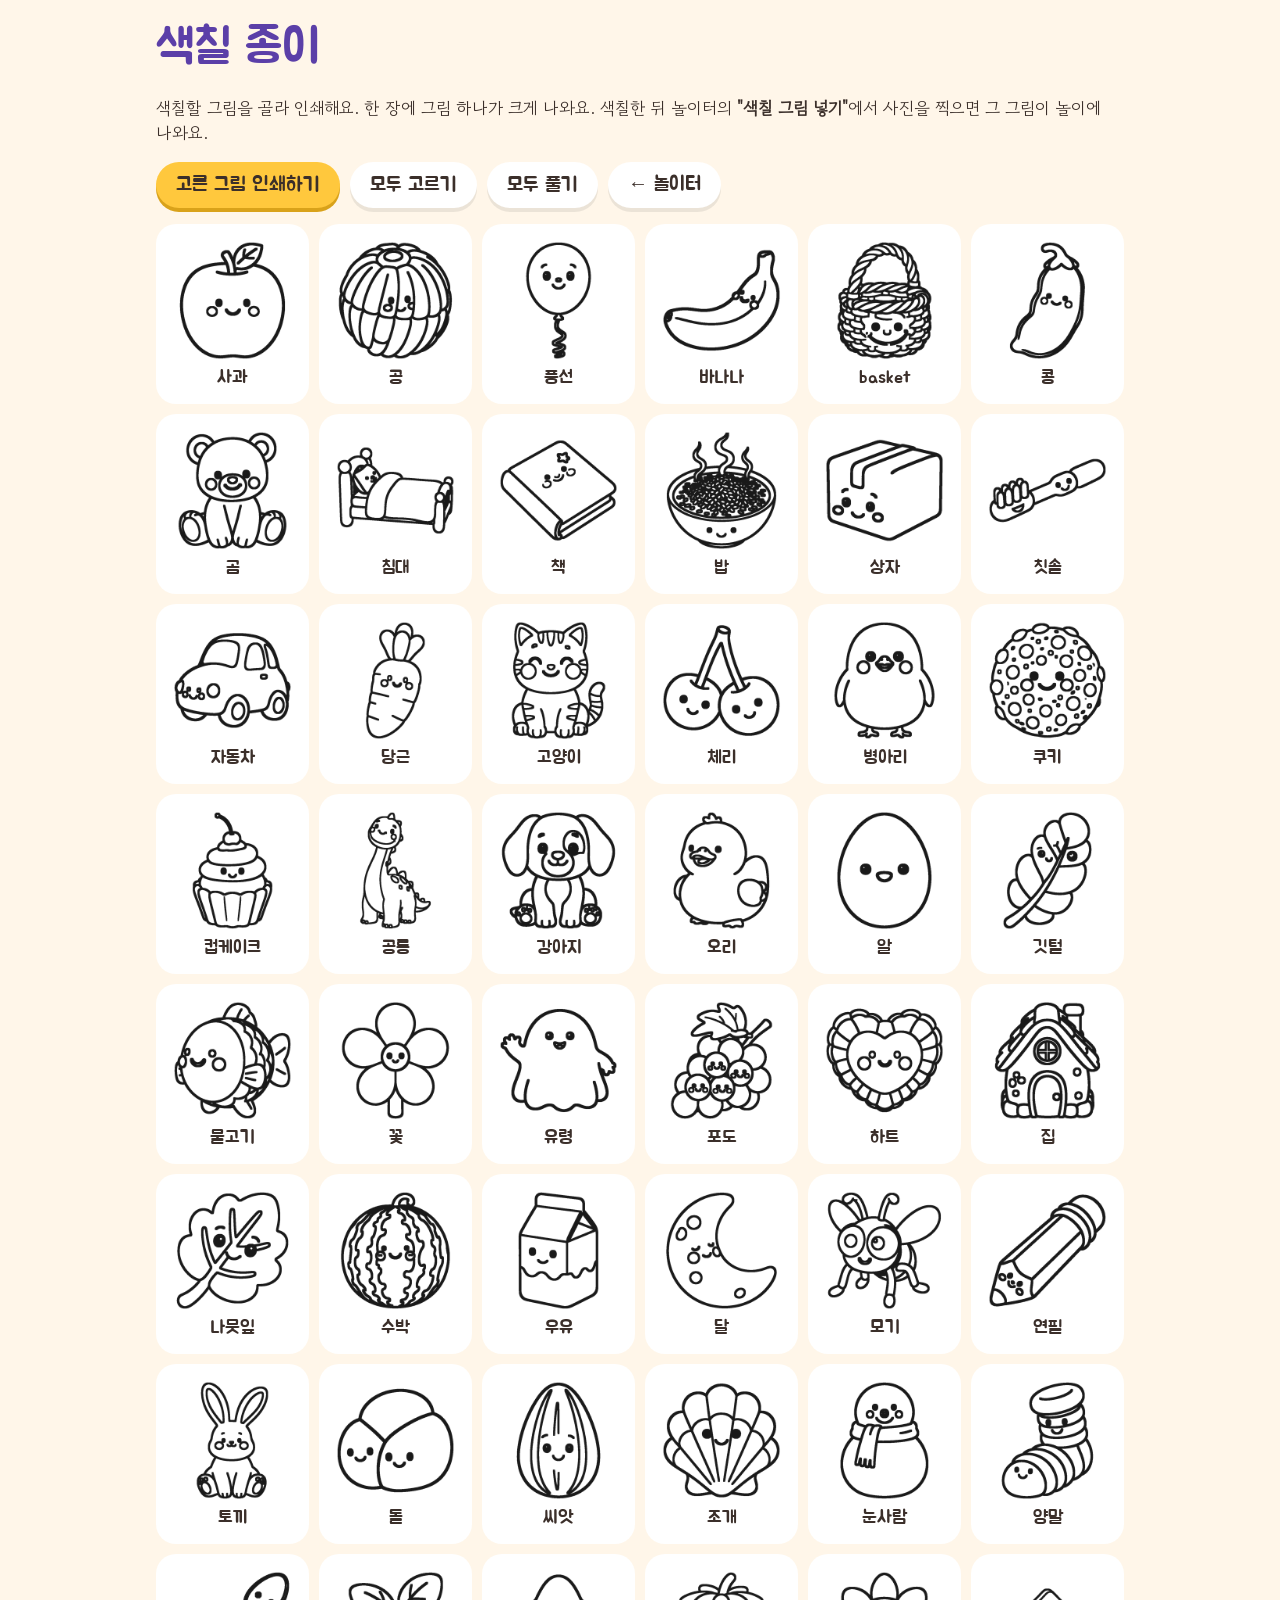
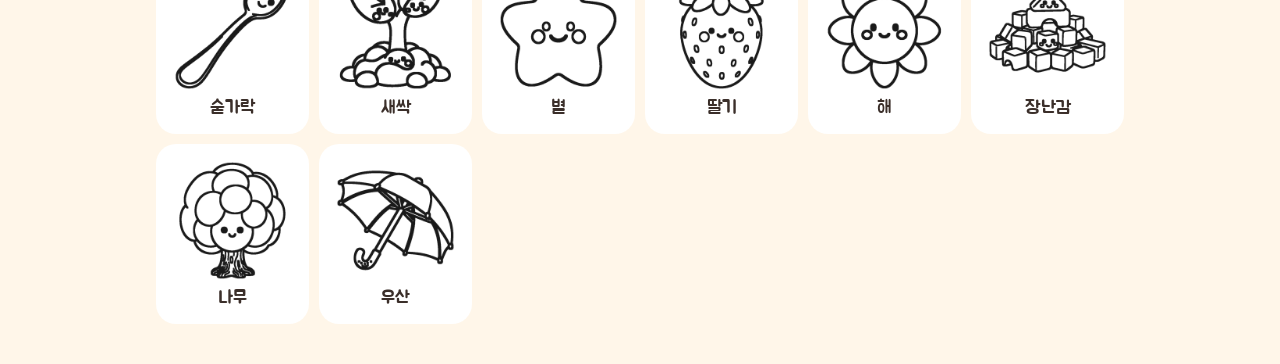
<file: color.html>
<!doctype html>
<html lang="ko">
<meta name="viewport" content="width=device-width,initial-scale=1,viewport-fit=cover">
<link rel="manifest" href="manifest.webmanifest">
<link rel="apple-touch-icon" href="icon-180.png">
<link rel="icon" type="image/png" href="icon-180.png">
<meta name="description" content="놀이터 그림을 색칠 종이로 인쇄해요. 색칠한 그림을 찍으면 놀이에 나와요.">
<meta property="og:type" content="website">
<meta property="og:site_name" content="우리 아이 놀이터">
<meta property="og:title" content="색칠 종이">
<meta property="og:description" content="놀이터 그림을 색칠 종이로 인쇄해요. 색칠한 그림을 찍으면 놀이에 나와요.">
<meta property="og:url" content="https://play.goyu.studio/color.html">
<meta property="og:image" content="https://play.goyu.studio/og.png">
<meta property="og:image:width" content="1200">
<meta property="og:image:height" content="630">
<meta property="og:image:alt" content="우리 아이 놀이터 - 공룡, 사과, 별 캐릭터">
<meta name="twitter:card" content="summary_large_image">
<meta name="twitter:image" content="https://play.goyu.studio/og.png">
<meta name="theme-color" content="#5b3fa8">
<meta charset="utf-8">
<title>색칠 종이</title>
<link href="https://fonts.googleapis.com/css2?family=Jua&family=Gowun+Dodum&display=swap" rel="stylesheet">
<style>
:root{--ink:#3b2f2a;--soft:#7a6b62;--accent:#5b3fa8;--sun:#ffc83d;color-scheme:light}
*{box-sizing:border-box}
body{margin:0;background:#fff6e9;color:var(--ink);font-family:"Gowun Dodum","Apple SD Gothic Neo",sans-serif}
.wrap{max-width:1000px;margin:0 auto;padding:18px 16px 40px}
h1{font-family:"Jua",sans-serif;font-weight:400;font-size:clamp(30px,6vw,48px);color:var(--accent);margin:0 0 6px}
p{font-size:17px;word-break:keep-all}
.bar{display:flex;gap:10px;flex-wrap:wrap;align-items:center;margin:10px 0 16px}
button,a.b{font-family:"Jua",sans-serif;font-size:20px;border:0;border-radius:999px;padding:10px 20px;min-height:46px;background:#fff;color:var(--ink);cursor:pointer;text-decoration:none;box-shadow:0 4px 0 rgba(0,0,0,.08)}
button.main{background:var(--sun);box-shadow:0 4px 0 #d9a21a}
.grid{display:grid;grid-template-columns:repeat(auto-fill,minmax(130px,1fr));gap:10px}
.c{background:#fff;border-radius:20px;padding:10px;display:flex;flex-direction:column;align-items:center;gap:4px;cursor:pointer;border:4px solid transparent;font-family:"Jua",sans-serif;font-size:18px}
.c img{width:100%;aspect-ratio:1;object-fit:contain}
.c input{position:absolute;opacity:0}
.c:has(input:checked){border-color:var(--sun);background:#fffbe9}
#print{display:none}
@media print{
  @page{size:A4;margin:12mm}
  body{background:#fff}.wrap{display:none}#print{display:block}
  .pg{page-break-after:always;height:270mm;display:flex;flex-direction:column;align-items:center;justify-content:space-between}
  .pg:last-child{page-break-after:auto}
  .pg .top{width:100%;display:flex;justify-content:space-between;font-family:"Jua",sans-serif;font-size:16pt}
  .pg img{width:165mm;height:165mm;object-fit:contain}
  .pg .nm{font-family:"Jua",sans-serif;font-size:30pt}
  .pg .tip{font-size:11pt;color:#555;text-align:center}
}
</style>
<div class="wrap">
  <h1>색칠 종이</h1>
  <p>색칠할 그림을 골라 인쇄해요. 한 장에 그림 하나가 크게 나와요. 색칠한 뒤 놀이터의 <b>"색칠 그림 넣기"</b>에서 사진을 찍으면 그 그림이 놀이에 나와요.</p>
  <div class="bar"><button class="main" id="go" type="button">고른 그림 인쇄하기</button><button id="all" type="button">모두 고르기</button><button id="none" type="button">모두 풀기</button><a class="b" href="./">← 놀이터</a></div>
  <div class="grid"><label class="c"><input type="checkbox" value="apple"><img src="art/line/apple.png" alt=""><span>사과</span></label><label class="c"><input type="checkbox" value="ball"><img src="art/line/ball.png" alt=""><span>공</span></label><label class="c"><input type="checkbox" value="balloon"><img src="art/line/balloon.png" alt=""><span>풍선</span></label><label class="c"><input type="checkbox" value="banana"><img src="art/line/banana.png" alt=""><span>바나나</span></label><label class="c"><input type="checkbox" value="basket"><img src="art/line/basket.png" alt=""><span>basket</span></label><label class="c"><input type="checkbox" value="bean"><img src="art/line/bean.png" alt=""><span>콩</span></label><label class="c"><input type="checkbox" value="bear"><img src="art/line/bear.png" alt=""><span>곰</span></label><label class="c"><input type="checkbox" value="bed"><img src="art/line/bed.png" alt=""><span>침대</span></label><label class="c"><input type="checkbox" value="book"><img src="art/line/book.png" alt=""><span>책</span></label><label class="c"><input type="checkbox" value="bowl"><img src="art/line/bowl.png" alt=""><span>밥</span></label><label class="c"><input type="checkbox" value="box"><img src="art/line/box.png" alt=""><span>상자</span></label><label class="c"><input type="checkbox" value="brush"><img src="art/line/brush.png" alt=""><span>칫솔</span></label><label class="c"><input type="checkbox" value="car"><img src="art/line/car.png" alt=""><span>자동차</span></label><label class="c"><input type="checkbox" value="carrot"><img src="art/line/carrot.png" alt=""><span>당근</span></label><label class="c"><input type="checkbox" value="cat"><img src="art/line/cat.png" alt=""><span>고양이</span></label><label class="c"><input type="checkbox" value="cherry"><img src="art/line/cherry.png" alt=""><span>체리</span></label><label class="c"><input type="checkbox" value="chick"><img src="art/line/chick.png" alt=""><span>병아리</span></label><label class="c"><input type="checkbox" value="cookie"><img src="art/line/cookie.png" alt=""><span>쿠키</span></label><label class="c"><input type="checkbox" value="cupcake"><img src="art/line/cupcake.png" alt=""><span>컵케이크</span></label><label class="c"><input type="checkbox" value="dino"><img src="art/line/dino.png" alt=""><span>공룡</span></label><label class="c"><input type="checkbox" value="dog"><img src="art/line/dog.png" alt=""><span>강아지</span></label><label class="c"><input type="checkbox" value="duck"><img src="art/line/duck.png" alt=""><span>오리</span></label><label class="c"><input type="checkbox" value="egg"><img src="art/line/egg.png" alt=""><span>알</span></label><label class="c"><input type="checkbox" value="feather"><img src="art/line/feather.png" alt=""><span>깃털</span></label><label class="c"><input type="checkbox" value="fish"><img src="art/line/fish.png" alt=""><span>물고기</span></label><label class="c"><input type="checkbox" value="flower"><img src="art/line/flower.png" alt=""><span>꽃</span></label><label class="c"><input type="checkbox" value="ghost"><img src="art/line/ghost.png" alt=""><span>유령</span></label><label class="c"><input type="checkbox" value="grape"><img src="art/line/grape.png" alt=""><span>포도</span></label><label class="c"><input type="checkbox" value="heart"><img src="art/line/heart.png" alt=""><span>하트</span></label><label class="c"><input type="checkbox" value="house"><img src="art/line/house.png" alt=""><span>집</span></label><label class="c"><input type="checkbox" value="leaf"><img src="art/line/leaf.png" alt=""><span>나뭇잎</span></label><label class="c"><input type="checkbox" value="melon"><img src="art/line/melon.png" alt=""><span>수박</span></label><label class="c"><input type="checkbox" value="milk"><img src="art/line/milk.png" alt=""><span>우유</span></label><label class="c"><input type="checkbox" value="moon"><img src="art/line/moon.png" alt=""><span>달</span></label><label class="c"><input type="checkbox" value="mosquito"><img src="art/line/mosquito.png" alt=""><span>모기</span></label><label class="c"><input type="checkbox" value="pencil"><img src="art/line/pencil.png" alt=""><span>연필</span></label><label class="c"><input type="checkbox" value="rabbit"><img src="art/line/rabbit.png" alt=""><span>토끼</span></label><label class="c"><input type="checkbox" value="rock"><img src="art/line/rock.png" alt=""><span>돌</span></label><label class="c"><input type="checkbox" value="seed"><img src="art/line/seed.png" alt=""><span>씨앗</span></label><label class="c"><input type="checkbox" value="shell"><img src="art/line/shell.png" alt=""><span>조개</span></label><label class="c"><input type="checkbox" value="snowman"><img src="art/line/snowman.png" alt=""><span>눈사람</span></label><label class="c"><input type="checkbox" value="sock"><img src="art/line/sock.png" alt=""><span>양말</span></label><label class="c"><input type="checkbox" value="spoon"><img src="art/line/spoon.png" alt=""><span>숟가락</span></label><label class="c"><input type="checkbox" value="sprout"><img src="art/line/sprout.png" alt=""><span>새싹</span></label><label class="c"><input type="checkbox" value="star"><img src="art/line/star.png" alt=""><span>별</span></label><label class="c"><input type="checkbox" value="strawberry"><img src="art/line/strawberry.png" alt=""><span>딸기</span></label><label class="c"><input type="checkbox" value="sun"><img src="art/line/sun.png" alt=""><span>해</span></label><label class="c"><input type="checkbox" value="toy"><img src="art/line/toy.png" alt=""><span>장난감</span></label><label class="c"><input type="checkbox" value="tree"><img src="art/line/tree.png" alt=""><span>나무</span></label><label class="c"><input type="checkbox" value="umbrella"><img src="art/line/umbrella.png" alt=""><span>우산</span></label></div>
</div>
<div id="print"></div>
<script>
(function(){ var q=new URLSearchParams(location.search).get("k"), boxes=[].slice.call(document.querySelectorAll(".c input"));
  if(q) boxes.forEach(function(b){ if(b.value===q) b.checked=true; });
  document.getElementById("all").onclick=function(){ boxes.forEach(function(b){ b.checked=true; }); };
  document.getElementById("none").onclick=function(){ boxes.forEach(function(b){ b.checked=false; }); };
  document.getElementById("go").onclick=function(){ var sel=boxes.filter(function(b){ return b.checked; }); if(!sel.length){ alert("인쇄할 그림을 골라 주세요."); return; }
    var nm=""; try{ var o=JSON.parse(localStorage.getItem("mathdino-play-v2"))||{}; var k=(o.kids||[]).filter(function(x){ return x.id===o.cur; })[0]; nm=k?k.name:""; }catch(e){}
    document.getElementById("print").innerHTML=sel.map(function(b){ var lab=b.parentNode.querySelector("span").textContent;
      return '<div class="pg"><div class="top"><span>이름: '+(nm?nm.replace(/[<>&]/g,""):"________")+'</span><span>날짜: ____월 ____일</span></div><img src="art/line/'+b.value+'.png" alt=""><div class="nm">'+lab+'</div><div class="tip">다 칠하면 놀이터의 "색칠 그림 넣기"에서 사진을 찍어요. 선 밖은 하얗게 두면 더 예쁘게 나와요.</div></div>'; }).join("");
    var imgs=[].slice.call(document.querySelectorAll("#print img")), n=0; if(!imgs.length) return;
    imgs.forEach(function(im){ if(im.complete){ if(++n===imgs.length) print(); } else im.onload=im.onerror=function(){ if(++n===imgs.length) print(); }; }); }; })();
</script>
</file>
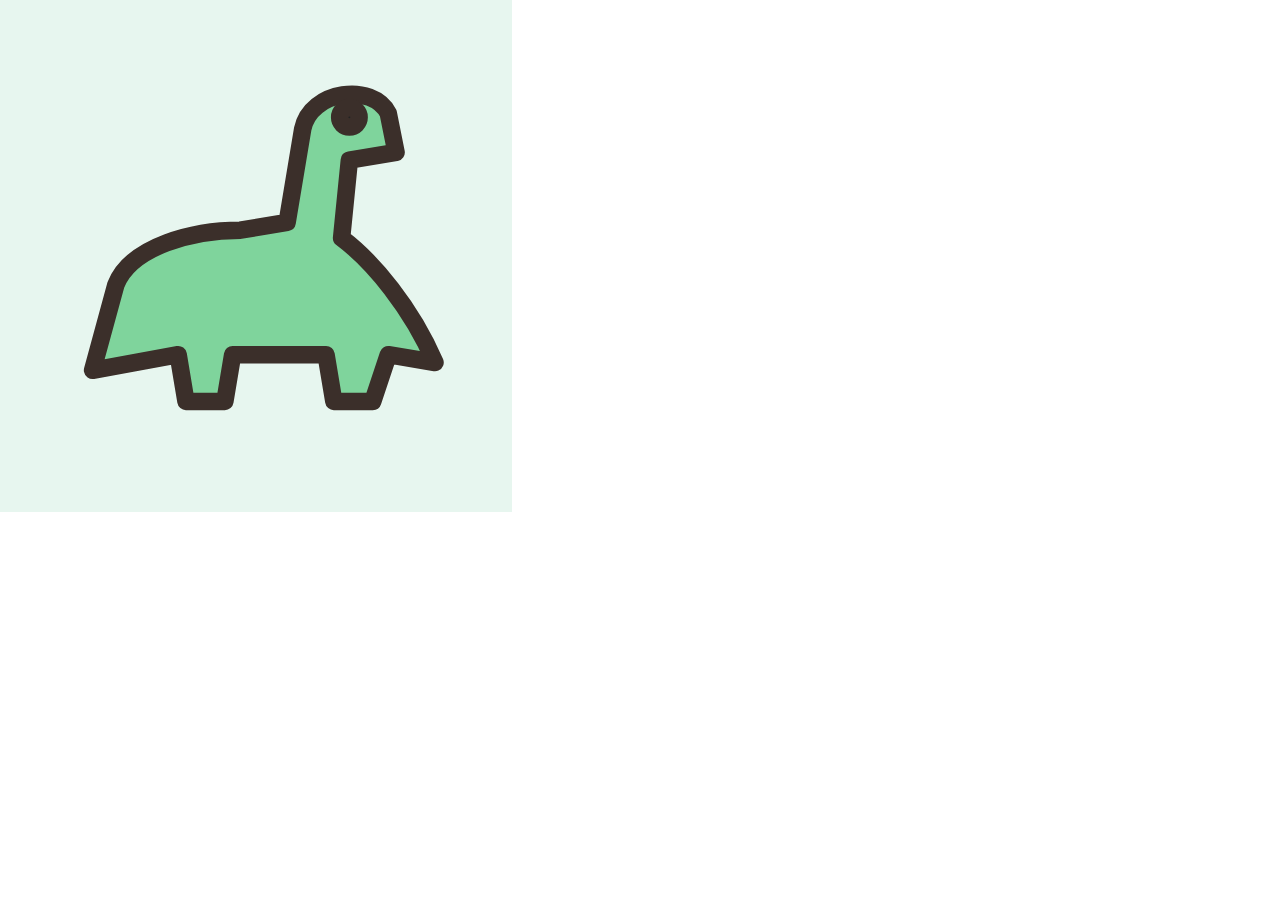
<file: tools/icon.html>
<!doctype html><body style="margin:0"><svg width="512" height="512" viewBox="0 0 100 100"><rect width="100" height="100" fill="#e7f6ef"/><g transform="translate(12 10) scale(.76)"><g fill="none" stroke="#3b2f2a" stroke-width="4.5" stroke-linejoin="round" stroke-linecap="round"><path fill="#7fd49c" d="M8 82L14 60C18 50 34 46 46 46L58 44L62 20C64 10 80 8 84 16L86 26L74 28L72 48C80 54 90 66 96 80L84 78L80 90L70 90L68 78L44 78L42 90L32 90L30 78Z"/><circle cx="74" cy="17" r="2.5" fill="#222"/></g></g></svg>
</file>
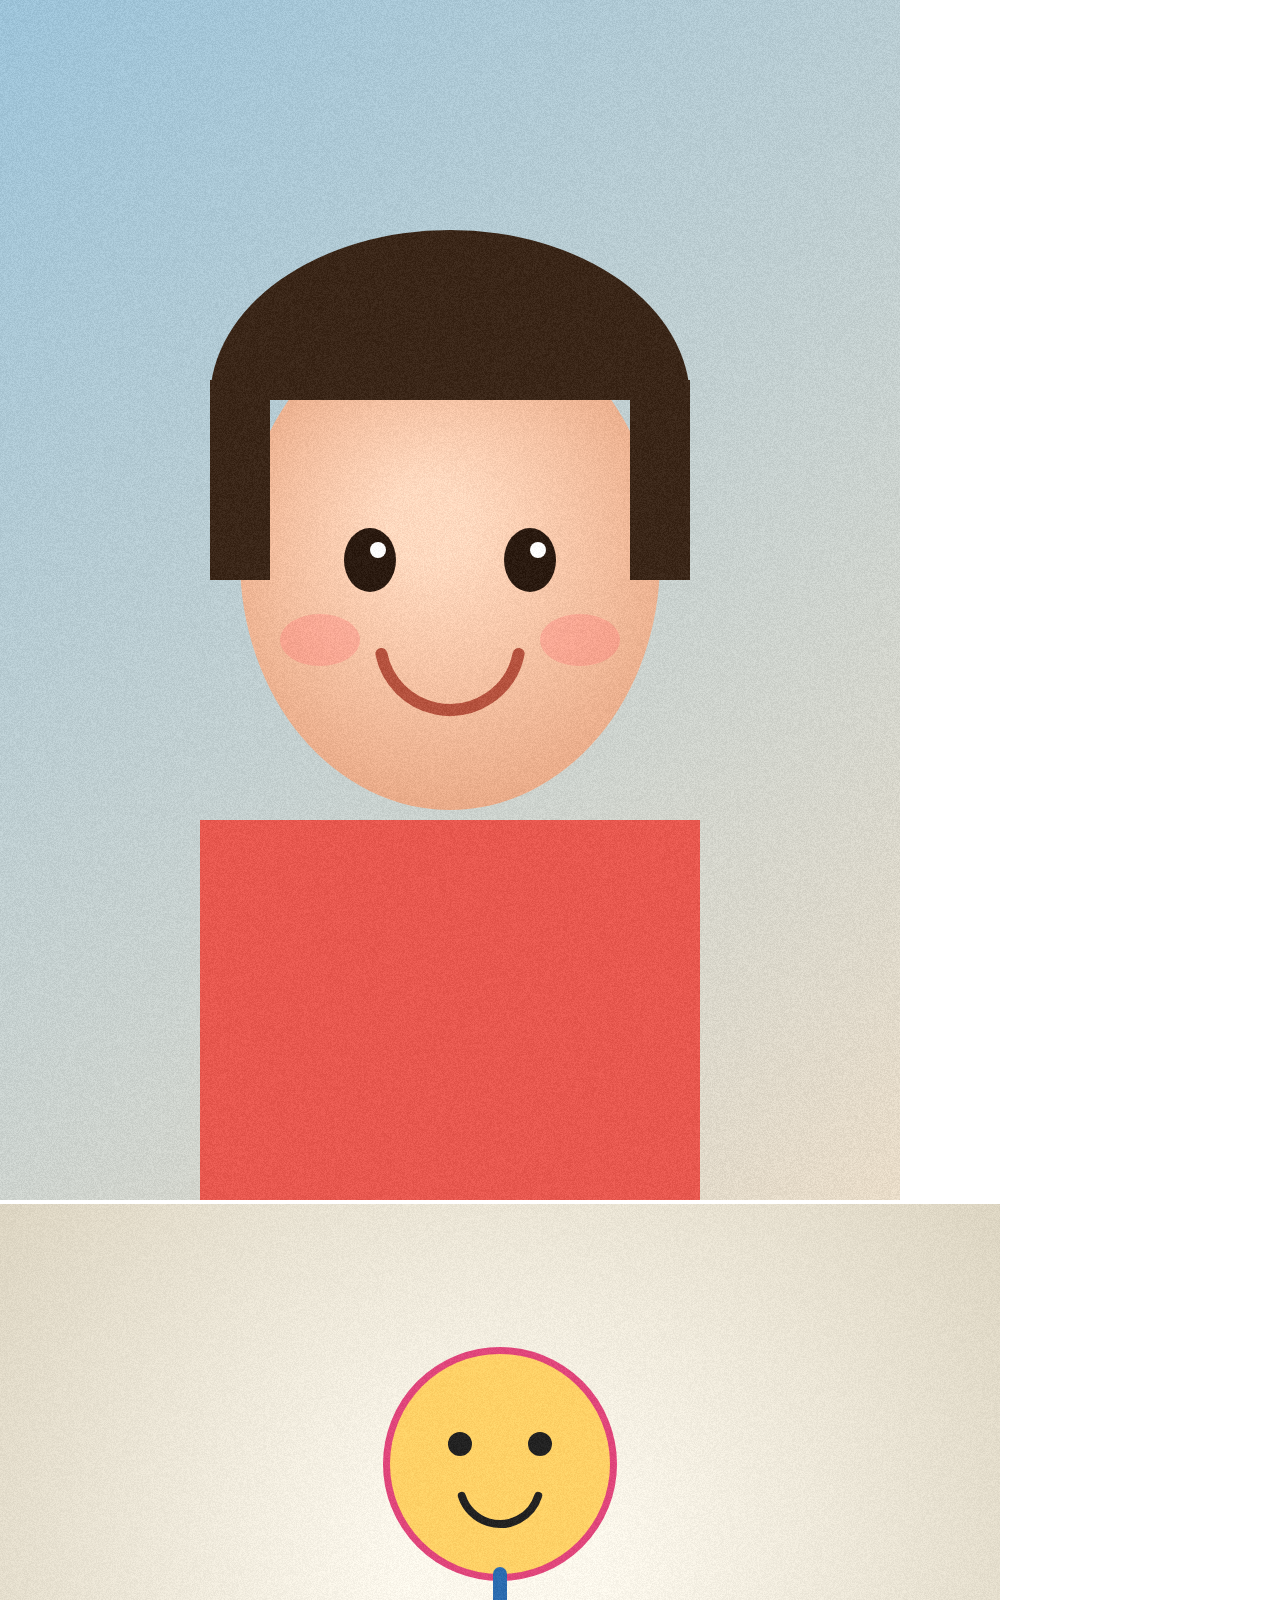
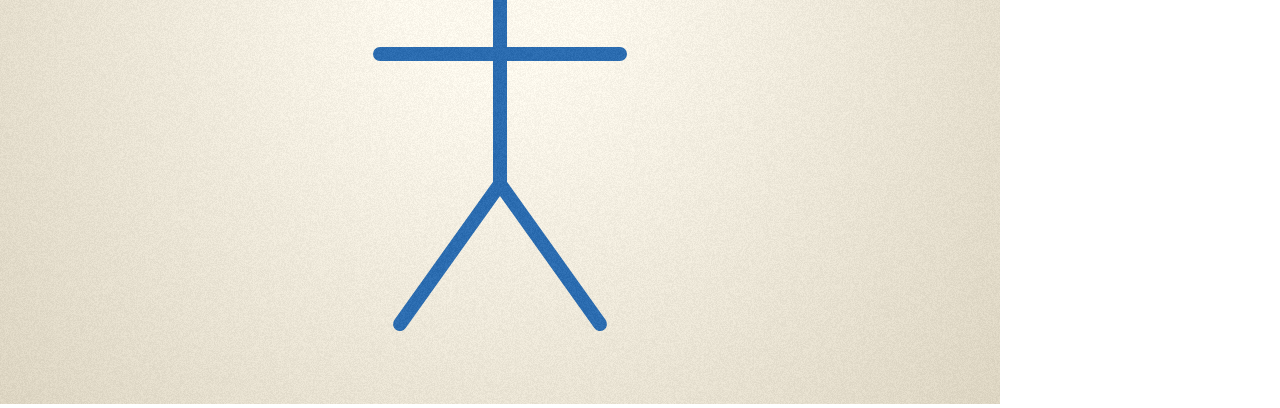
<file: tools/samples.html>
<!doctype html><body style="margin:0">
<canvas id="a" width="900" height="1200"></canvas><canvas id="b" width="1000" height="800"></canvas>
<script>
// 가짜 "아이 사진": 배경 + 피부색 얼굴 + 머리카락 + 눈코입, 그라데이션과 잡음
const a=document.getElementById('a').getContext('2d');
let g=a.createLinearGradient(0,0,900,1200); g.addColorStop(0,'#9cc3d9'); g.addColorStop(1,'#e9dcc8'); a.fillStyle=g; a.fillRect(0,0,900,1200);
a.fillStyle='#e8584f'; a.fillRect(200,820,500,400);
g=a.createRadialGradient(430,520,40,450,560,260); g.addColorStop(0,'#ffd9bf'); g.addColorStop(1,'#e9a986'); a.fillStyle=g; a.beginPath(); a.ellipse(450,560,210,250,0,0,7); a.fill();
a.fillStyle='#3a2618'; a.beginPath(); a.ellipse(450,400,240,170,0,Math.PI,2*Math.PI); a.fill(); a.fillRect(210,380,60,200); a.fillRect(630,380,60,200);
a.fillStyle='#2a1a10'; [[370,560],[530,560]].forEach(([x,y])=>{a.beginPath();a.ellipse(x,y,26,32,0,0,7);a.fill();}); a.fillStyle='#fff'; [[378,550],[538,550]].forEach(([x,y])=>{a.beginPath();a.arc(x,y,8,0,7);a.fill();});
a.strokeStyle='#b5523e'; a.lineWidth=12; a.lineCap='round'; a.beginPath(); a.arc(450,640,70,0.2,Math.PI-0.2); a.stroke();
a.fillStyle='rgba(255,120,120,.35)'; [[320,640],[580,640]].forEach(([x,y])=>{a.beginPath();a.ellipse(x,y,40,26,0,0,7);a.fill();});
let d=a.getImageData(0,0,900,1200); for(let i=0;i<d.data.length;i+=4){ const n=(Math.random()-.5)*18; d.data[i]+=n; d.data[i+1]+=n; d.data[i+2]+=n; } a.putImageData(d,0,0);
// 가짜 "종이에 그린 그림": 누런 종이 + 그림자 + 크레파스 사람
const b=document.getElementById('b').getContext('2d');
g=b.createRadialGradient(500,380,100,500,400,700); g.addColorStop(0,'#fbf7ec'); g.addColorStop(1,'#d9d1bd'); b.fillStyle=g; b.fillRect(0,0,1000,800);
b.lineWidth=14; b.lineCap='round'; b.strokeStyle='#e0457b'; b.beginPath(); b.arc(500,260,110,0,7); b.stroke(); b.fillStyle='#ffd166'; b.fill();
b.strokeStyle='#2b6cb0'; b.beginPath(); b.moveTo(500,370); b.lineTo(500,580); b.moveTo(380,450); b.lineTo(620,450); b.moveTo(500,580); b.lineTo(400,720); b.moveTo(500,580); b.lineTo(600,720); b.stroke();
b.fillStyle='#222'; b.beginPath(); b.arc(460,240,12,0,7); b.arc(540,240,12,0,7); b.fill(); b.strokeStyle='#222'; b.lineWidth=8; b.beginPath(); b.arc(500,280,40,0.3,Math.PI-0.3); b.stroke();
d=b.getImageData(0,0,1000,800); for(let i=0;i<d.data.length;i+=4){ const n=(Math.random()-.5)*14; d.data[i]+=n; d.data[i+1]+=n; d.data[i+2]+=n; } b.putImageData(d,0,0);
window.__out=[document.getElementById('a').toDataURL('image/jpeg',.9),document.getElementById('b').toDataURL('image/jpeg',.9)];
</script>
</file>
